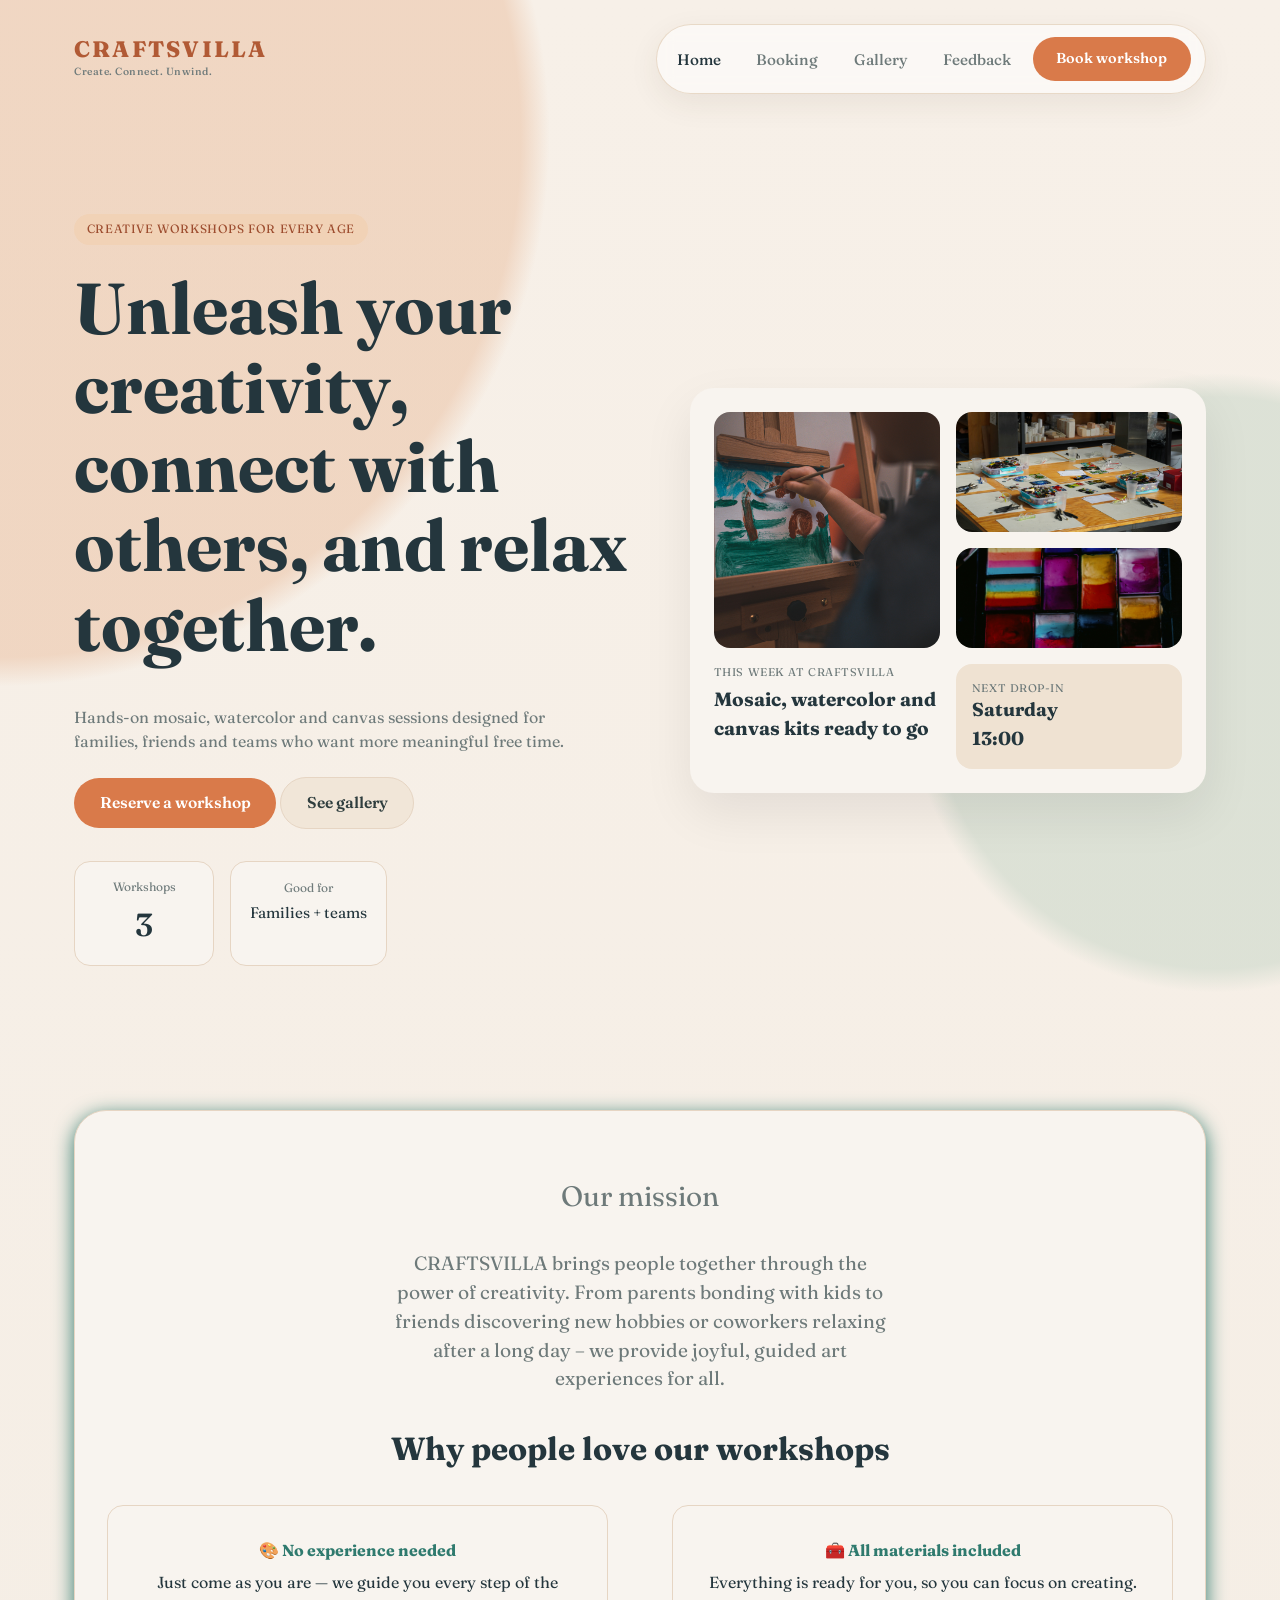
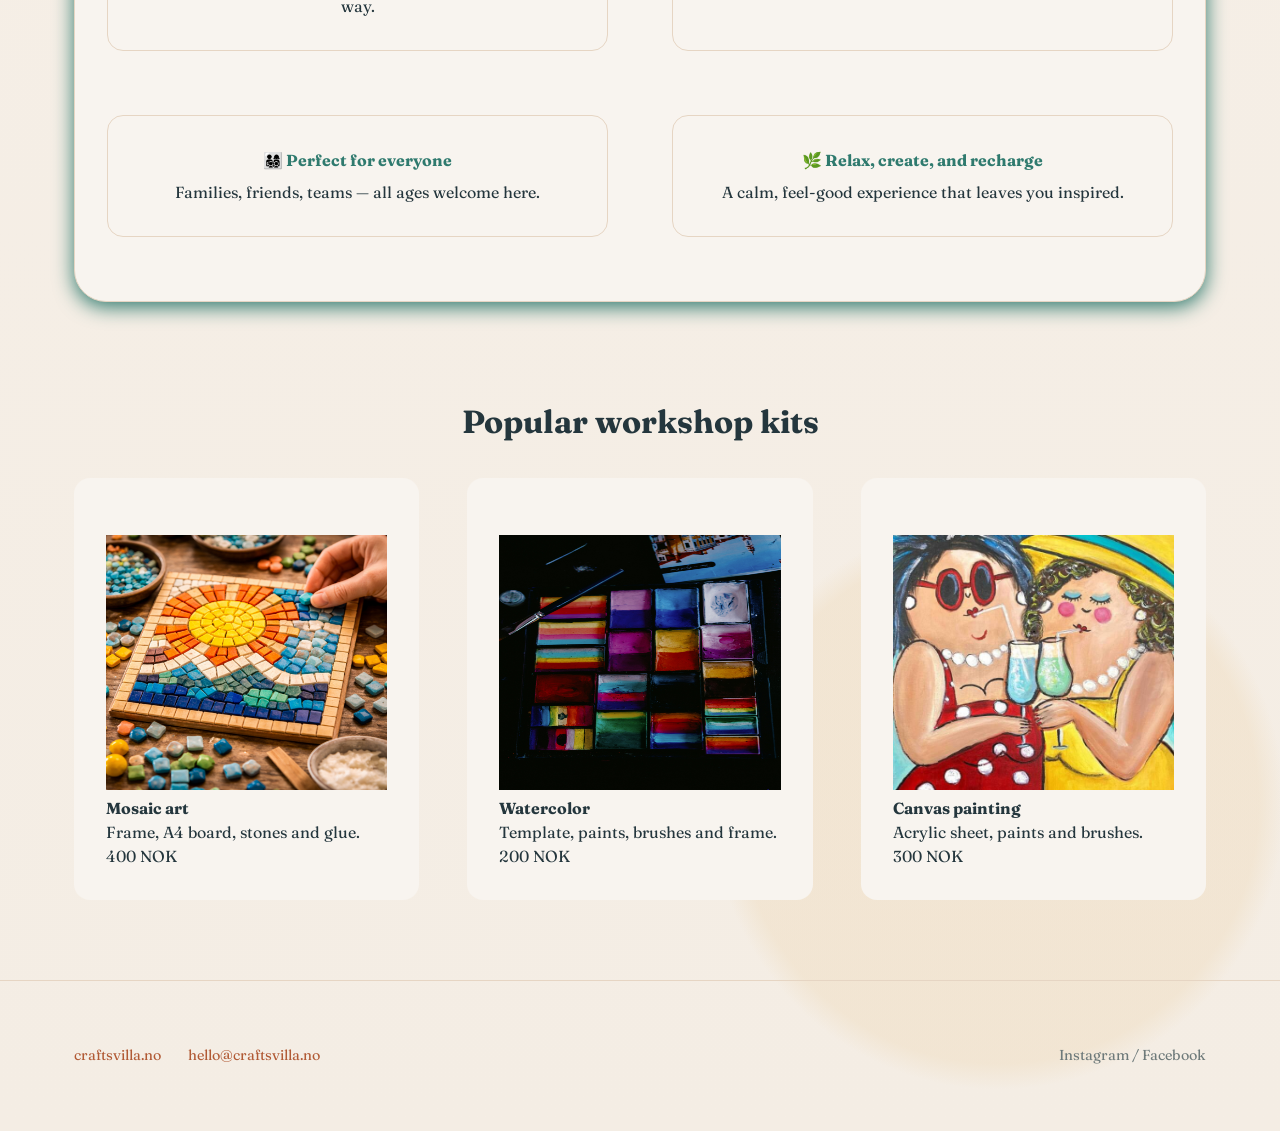
<file: index.html>
<!DOCTYPE html>
<html lang="en">

<head>
    <meta charset="UTF-8">
    <meta name="viewport" content="width=device-width, initial-scale=1.0">
    <title>CraftsVilla | Create. Connect. Unwind.</title>
    <!-- 
        Shared stylesheet: Contains all design tokens, layout rules, 
        and responsive media queries used across the entire site.
    -->
    <link rel="stylesheet" href="css/styles.css">
</head>

<body>
    <!-- 
        Site Header: Shared across all pages.
        Includes branding (logo) and the primary navigation pill.
    -->
    <header>
        <div class="container">
            <!-- Brand Identity -->
            <div class="logo">
                <span class="logo-title">CRAFTSVILLA</span>
                <span class="logo-tagline">Create. Connect. Unwind.</span>
            </div>

            <!-- Navigation Pill: Uses glassmorphism styling defined in CSS -->
            <div class="nav-pill">
                <nav>
                    <ul>
                        <li><a href="index.html" class="active">Home</a></li>
                        <li><a href="booking.html">Booking</a></li>
                        <li><a href="gallery.html">Gallery</a></li>
                        <li><a href="feedback.html">Feedback</a></li>
                    </ul>
                </nav>
                <!-- Primary Call to Action -->
                <a href="booking.html" class="btn btn-primary">Book workshop</a>
            </div>
        </div>
    </header>

    <!-- Main Page Content -->
    <main>
        <!-- 
            Hero Section: Split into two columns on desktop.
            Left: Value proposition, CTA, and quick stats.
            Right: Visual showcase card (Bento grid).
        -->
        <section class="hero">
            <div class="container hero-layout">
                <!-- Left Column: Copy & Actions -->
                <div class="hero-content">
                    <div class="hero-badge">Creative workshops for every age</div>

                    <h1>Unleash your creativity, connect with others, and relax together.</h1>

                    <p class="hero-copy">
                        Hands-on mosaic, watercolor and canvas sessions designed for families,
                        friends and teams who want more meaningful free time.
                    </p>

                    <!-- Secondary CTAs -->
                    <div class="btn-upper">
                        <a href="booking.html" class="btn btn-primary btn-large">Reserve a workshop</a>
                        <a href="gallery.html" class="btn btn-outline btn-large">See gallery</a>
                    </div>

                    <!-- Trust/Scale Indicators -->
                    <div class="subsection-row">
                        <div class="subsection">
                            <span class="subsection-label">Workshops</span>
                            <span class="subsection-number">3</span>
                        </div>

                        <div class="subsection">
                            <span class="subsection-label">Good for</span>
                            <span class="subsection-text">Families + teams</span>
                        </div>
                    </div>
                </div>

                <!-- Right Column: Visual Showcase -->
                <div class="hero-card">
                    <!-- 
                        Bento Grid: Images are applied as CSS background-images 
                        to .hero-block classes for better scaling control.
                    -->
                    <div class="hero-card-grid">
                        <div class="hero-block hero-block--tall"></div>
                        <div class="hero-block hero-block--green"></div>
                        <div class="hero-block hero-block--sand"></div>

                        <!-- Mini info block within the grid -->
                        <div class="hero-card-copy">
                            <p class="eyebrow">This week at CraftsVilla</p>
                            <h3>Mosaic, watercolor and canvas kits ready to go</h3>
                        </div>

                        <!-- Next Event highlight -->
                        <div class="hero-dropin">
                            <p class="eyebrow">Next drop-in</p>
                            <h3>Saturday<br />13:00</h3>
                        </div>
                    </div>
                </div>
            </div>
        </section>

        <!-- 
            Our Mission & Benefits:
            Provides context about the CRAFTSVILLA experience.
            Uses utility classes for centering and a grid for key value points.
        -->
        <section class="section-padding">
            <div class="container text-center">
                <!-- Highlighted mission area -->
                <div class="mission-highlight">
                    <div class="max-width-800">
                        <h2>Our mission</h2>
                        <p class="hero-copy" style="margin: 0 auto 2rem; font-size: 1.2rem;">
                            CRAFTSVILLA brings people together through the power of creativity. From parents bonding with kids to friends discovering new hobbies or coworkers relaxing after a long day – we provide joyful, guided art experiences for all.
                        </p>
                    </div>

                    <h3 class="container-popular"> Why people love our workshops</h3>
                    
                    <div class="grid-2">
                        <!-- Benefit 1 -->
                        <div class="card benefit-card-impact">
                            <h4>🎨 No experience needed</h4>
                            <p>Just come as you are — we guide you every step of the way.</p>
                        </div>
                        <!-- Benefit 2 -->
                        <div class="card benefit-card-impact">
                            <h4>🧰 All materials included</h4>
                            <p>Everything is ready for you, so you can focus on creating.</p>
                        </div>
                        <!-- Benefit 3 -->
                        <div class="card benefit-card-impact">
                            <h4>👨‍👩‍👧‍👦 Perfect for everyone</h4>
                            <p>Families, friends, teams — all ages welcome here.</p>
                        </div>
                        <!-- Benefit 4 -->
                        <div class="card benefit-card-impact">
                            <h4>🌿 Relax, create, and recharge</h4>
                            <p>A calm, feel-good experience that leaves you inspired.</p>
                        </div>
                    </div>
                </div>
            </div>
        </section>


        <!-- 
            Product Showcase: Featured workshop kits.
            Uses a 3-column grid layout with polaroid-style image treatments.
        -->
        <section class="section-padding">
            <div class="container">
                <h3 class="container-popular">Popular workshop kits</h3>
                <div class="grid-3">

                    <!-- Mosaic Kit -->
                    <div class="card">
                        <div class="polaroid"></div>
                        <img src="img/mosaic.png" alt="Mosaic art materials" height="255" style="width:100%">
                        <div class="container-text">
                            <h4>Mosaic art</h4>
                            <p>Frame, A4 board, stones and glue.</p>
                            <span class="price">400 NOK</span>
                        </div>
                    </div>

                    <!-- Watercolor Kit -->
                    <div class="card">
                        <div class="polaroid"></div>
                        <img src="img/water2.jpg" alt="Watercolor painting set" height="255" style="width:100%">
                        <div class="container-text">
                            <h4>Watercolor</h4>
                            <p>Template, paints, brushes and frame.</p>
                            <span class="price">200 NOK</span>
                        </div>
                    </div>

                    <!-- Canvas Kit -->
                    <div class="card">
                        <div class="polaroid"></div>
                        <img src="img/canvas.jpg" alt="Canvas and acrylic paints" height="255" style="width:100%">
                        <div class="container-text">
                            <h4>Canvas painting</h4>
                            <p>Acrylic sheet, paints and brushes.</p>
                            <span class="price">300 NOK</span>
                        </div>
                    </div>
                </div>
            </div>
        </section>
    </main>

    <!-- 
        Global Footer: Contact information and social handles.
        Simplified layout with space-between positioning.
    -->
    <footer>
        <div class="container">
            <div>
                <a href="#">craftsvilla.no</a>
                <a href="mailto:hello@craftsvilla.no">hello@craftsvilla.no</a>
            </div>
            <div>Instagram / Facebook</div>
        </div>
    </footer>
</body>

</html>
</file>
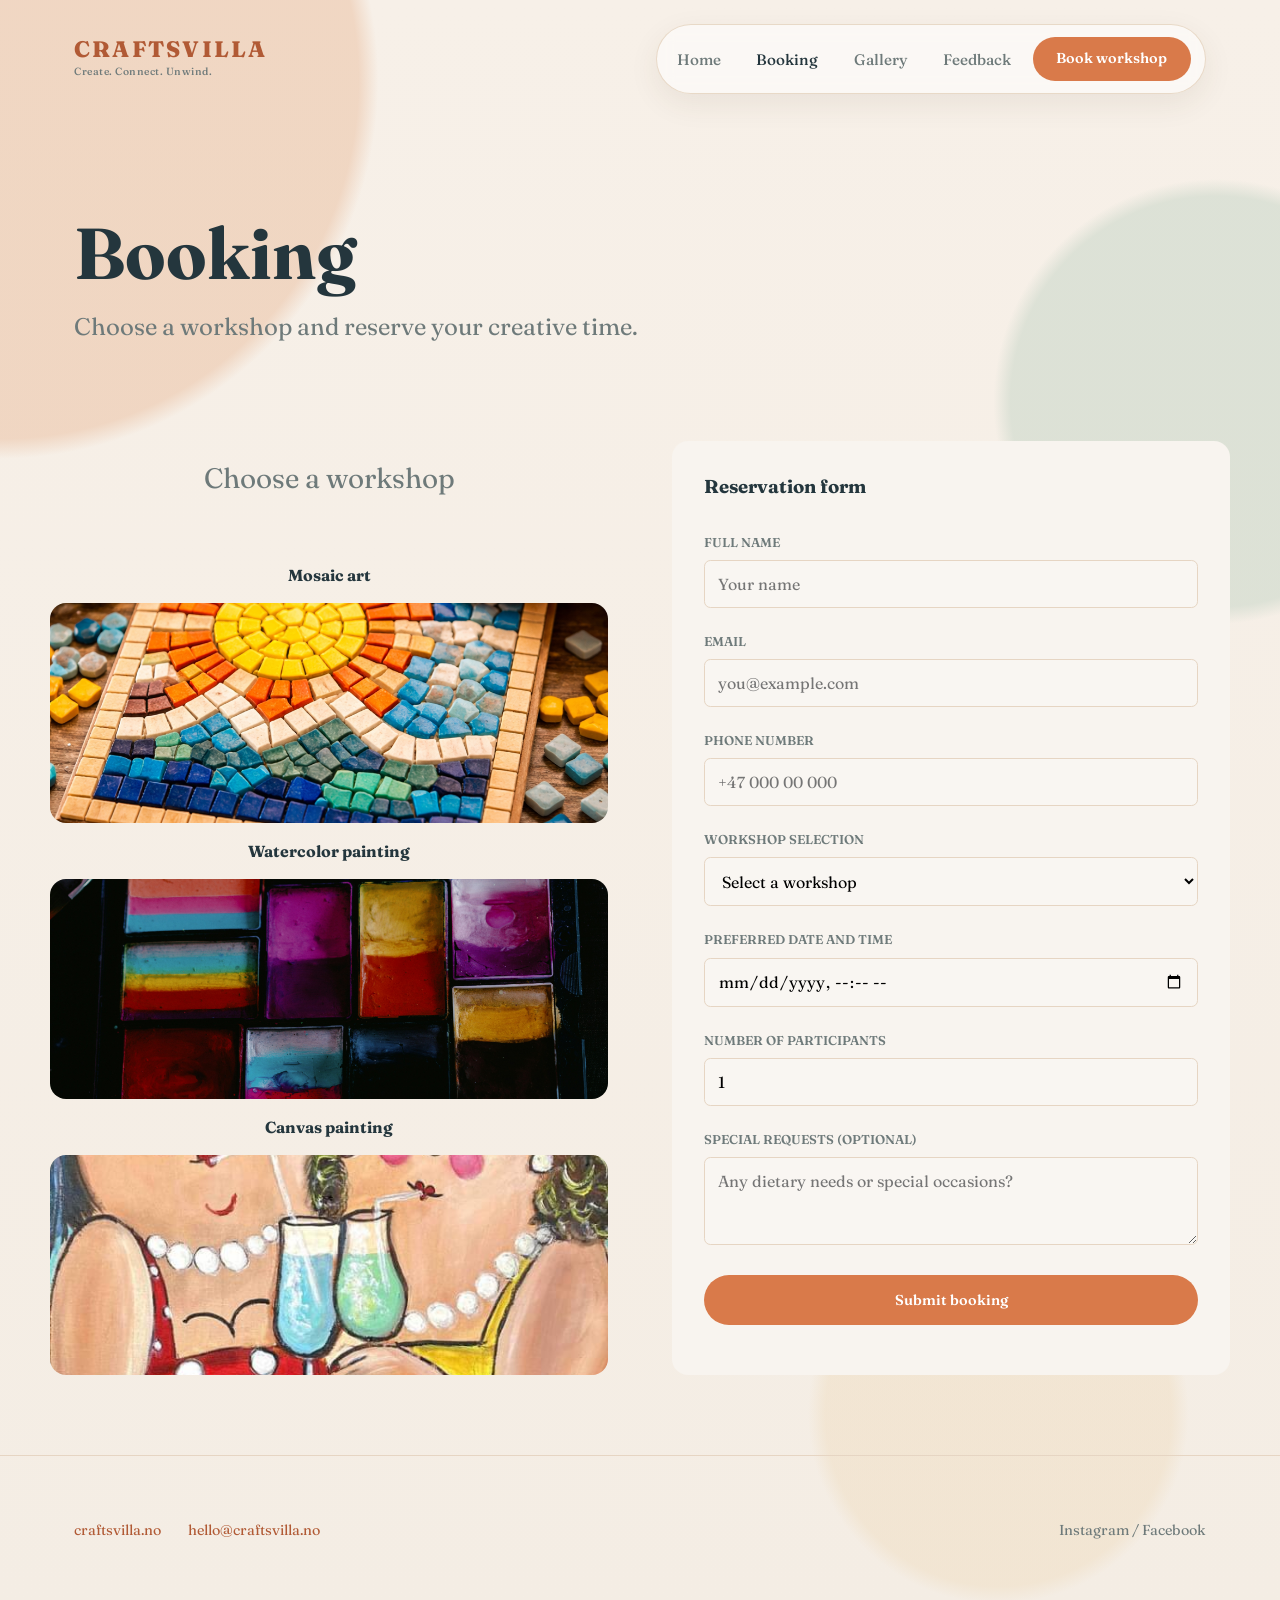
<file: booking.html>
<!DOCTYPE html>
<html lang="en">

<head>
    <meta charset="UTF-8">
    <meta name="viewport" content="width=device-width, initial-scale=1.0">
    <title>Booking | CraftsVilla</title>
    <!-- Shared stylesheet for global styles and responsiveness -->
    <link rel="stylesheet" href="css/styles.css">
</head>

<body>
    <!-- Top navigation area: Unified header across all pages -->
    <header>
        <div class="container">
            <div class="logo">
                <span class="logo-title">CRAFTSVILLA</span>
                <span class="logo-tagline">Create. Connect. Unwind.</span>
            </div>

            <div class="nav-pill">
                <nav>
                    <ul>
                        <li><a href="index.html">Home</a></li>
                        <li><a href="booking.html" class="active">Booking</a></li>
                        <li><a href="gallery.html">Gallery</a></li>
                        <li><a href="feedback.html">Feedback</a></li>
                    </ul>
                </nav>
                <a href="booking.html" class="btn btn-primary">Book workshop</a>
            </div>
        </div>
    </header>

    <!-- Main Booking Content -->
    <main>
        <!-- Page Header: Simple introduction for the booking process -->
        <div class="page-header">
            <div class="container">
                <h1>Booking</h1>
                <p style="font-size: 1.5rem; color: var(--text-secondary)">Choose a workshop and reserve your creative
                    time.</p>
            </div>
        </div>

        <!-- 
            Grid Layout:
            Left Column: Visual workshop options with hover effects.
            Right Column: Reservation form.
        -->
        <div class="container section-padding">
            <div class="grid-2">
                <!-- Workshop Selection (Visual Column) -->
                <div>
                    <h2 class="text-center">Choose a workshop</h2>

                    <!-- Mosaic Option -->
                    <h4 class="text-center">Mosaic art</h4>
                    <div class="workshop hover-card hover-card--full">
                        <img src="img/mosaic.png" alt="Mosaic art materials">

                        <!-- Hover Overlay: Reveals details on mouseover (Desktop) or tap (Mobile) -->
                        <div class="hover-overlay">
                            <div>
                                <div class="hover-text">Textured workshop with frame, A4 board, stones and glue.</div>
                                <span class="price">400 NOK</span>
                            </div>
                        </div>
                    </div>

                    <!-- Watercolor Option -->
                    <h4 class="text-center">Watercolor painting</h4>
                    <div class="workshop hover-card hover-card--full">
                        <img src="img/water2.jpg" alt="Watercolor painting setup">
                        <div class="hover-overlay">
                            <div>
                                <div class="hover-text">Gentle, guided painting with template paper and brushes.</div>
                                <span class="price">200 NOK</span>
                            </div>
                        </div>
                    </div>

                    <!-- Canvas Option -->
                    <h4 class="text-center">Canvas painting</h4>
                    <div class="workshop hover-card hover-card--full">
                        <img src="img/canvas.jpg" alt="Canvas painting board">
                        <div class="hover-overlay">
                            <div>
                                <div class="hover-text">Acrylic sheet, paints and brushes.</div>
                                <span class="price">300 NOK</span>
                            </div>
                        </div>
                    </div>
                </div>

                <!-- Reservation Form (Input Column) -->
                <div class="card">

                    <!-- Confirmation Message (Shown when URL ends in #confirmation) -->
                    <div id="confirmation" class="confirmation-section">
                        <div style="font-size: 3rem; margin-bottom: 1rem;">✨</div>
                        <h3 style="margin-bottom: 1rem; color: var(--accent-color);">Booking Received!</h3>
                        <p style="color: var(--text-secondary); line-height: 1.6;">
                            Thank you for booking with CRAFTSVILLA! We’ll get in touch with you shortly to confirm your
                            spot.
                        </p>
                        <a href="booking.html" class="btn btn-outline"
                            style="margin-top: 2rem; text-decoration: none; display: inline-block;">Make another
                            booking</a>
                    </div>

                    <!-- Form Container (Hidden when URL ends in #confirmation) -->
                    <div id="booking-form-container">
                        <h3 style="margin-bottom: 2rem">Reservation form</h3>
                        <form id="reservation-form" action="#confirmation">
                            <!-- Full Name -->
                            <div class="form-group">
                                <label for="name">Full name</label>
                                <input type="text" id="name" name="name" placeholder="Your name" required>
                            </div>
                            <!-- Email -->
                            <div class="form-group">
                                <label for="email">Email</label>
                                <input type="email" id="email" name="email" placeholder="you@example.com" required>
                            </div>
                            <!-- Phone Number -->
                            <div class="form-group">
                                <label for="phone">Phone number</label>
                                <input type="tel" id="phone" name="phone" placeholder="+47 000 00 000" required>
                            </div>
                            <!-- Workshop Selection -->
                            <div class="form-group">
                                <label for="workshop">Workshop selection</label>
                                <select id="workshop" name="workshop" required>
                                    <option value="" disabled selected>Select a workshop</option>
                                    <option value="mosaic">Mosaic art</option>
                                    <option value="watercolor">Watercolor painting</option>
                                    <option value="canvas">Canvas painting</option>
                                </select>
                            </div>
                            <!-- Preferred Date and Time -->
                            <div class="form-group">
                                <label for="datetime">Preferred date and time</label>
                                <input type="datetime-local" id="datetime" name="datetime" required>
                            </div>
                            <!-- Number of Participants -->
                            <div class="form-group">
                                <label for="participants">Number of participants</label>
                                <input type="number" id="participants" name="participants" min="1" max="20" value="1"
                                    required>
                            </div>
                            <!-- Special Requests (Optional) -->
                            <div class="form-group">
                                <label for="requests">Special requests (optional)</label>
                                <textarea id="requests" name="requests"
                                    placeholder="Any dietary needs or special occasions?" rows="3"></textarea>
                            </div>
                            <!-- Submit Button -->
                            <button type="submit" class="btn btn-primary btn-block"
                                style="width: 100%; padding: 1rem">Submit booking</button>
                        </form>
                    </div>
                </div>
            </div>
        </div>
    </main>

    <!-- Global Footer -->
    <footer>
        <div class="container">
            <div>
                <a href="#">craftsvilla.no</a>
                <a href="mailto:hello@craftsvilla.no">hello@craftsvilla.no</a>
            </div>
            <div>Instagram / Facebook</div>
        </div>
    </footer>
</body>

</html>
</file>
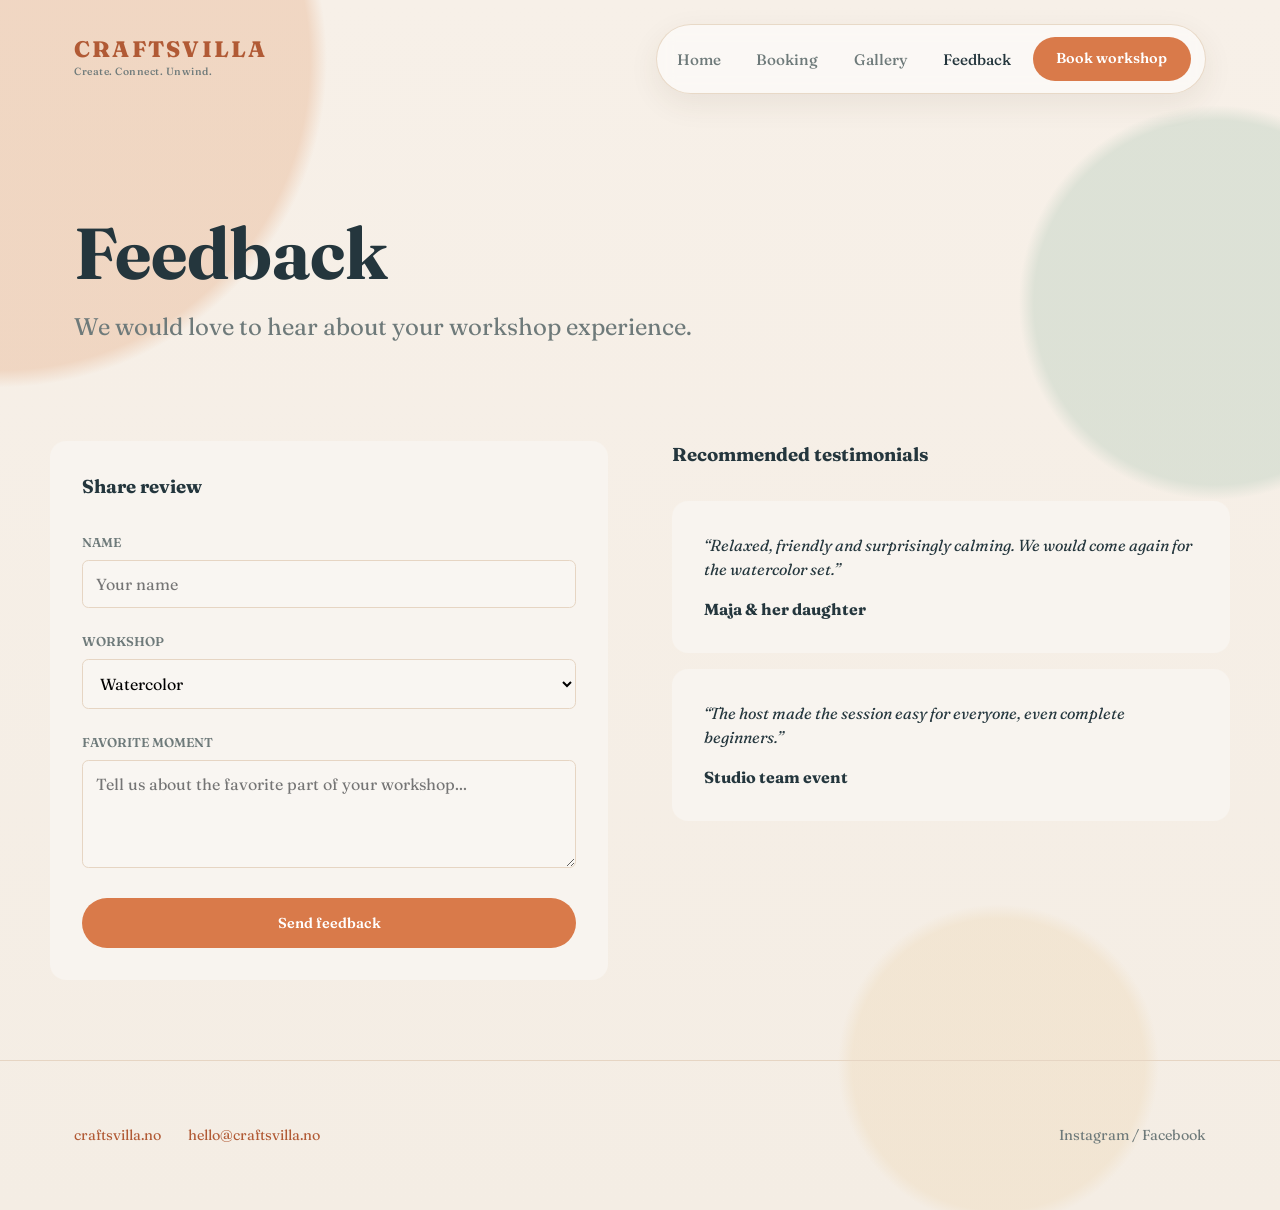
<file: feedback.html>
<!DOCTYPE html>
<html lang="en">

<head>
    <meta charset="UTF-8">
    <meta name="viewport" content="width=device-width, initial-scale=1.0">
    <title>Feedback | CraftsVilla</title>
    <!-- Shared stylesheet for global design consistency -->
    <link rel="stylesheet" href="css/styles.css">
</head>

<body>
    <!-- Top navigation area: Unified across all pages -->
    <header>
        <div class="container">
            <div class="logo">
                <span class="logo-title">CRAFTSVILLA</span>
                <span class="logo-tagline">Create. Connect. Unwind.</span>
            </div>

            <div class="nav-pill">
                <nav>
                    <ul>
                        <li><a href="index.html">Home</a></li>
                        <li><a href="booking.html">Booking</a></li>
                        <li><a href="gallery.html">Gallery</a></li>
                        <li><a href="feedback.html" class="active">Feedback</a></li>
                    </ul>
                </nav>
                <a href="booking.html" class="btn btn-primary">Book workshop</a>
            </div>
        </div>
    </header>

    <!-- Feedback Page Content -->
    <main>
        <!-- Page introduction: Sets a welcoming tone for reviews -->
        <div class="page-header">
            <div class="container">
                <h1>Feedback</h1>
                <p style="font-size: 1.5rem; color: var(--text-secondary)">We would love to hear about your workshop
                    experience.</p>
            </div>
        </div>

        <!-- 
            Two-column Layout:
            Left: The active feedback collection form.
            Right: Social proof through existing testimonials.
        -->
        <div class="container section-padding">
            <div class="grid-2">
                <!-- Submission Form Column -->
                <div class="card">
                    <h3 style="margin-bottom: 2rem">Share review</h3>
                    <form>
                        <div class="form-group">
                            <label>Name</label>
                            <input type="text" placeholder="Your name" required>
                        </div>
                        <div class="form-group">
                            <label>Workshop</label>
                            <select>
                                <option>Watercolor</option>
                                <option>Mosaic</option>
                                <option>Canvas</option>
                            </select>
                        </div>
                        <div class="form-group">
                            <label>Favorite moment</label>
                            <!-- Multi-line text area for descriptive feedback -->
                            <textarea placeholder="Tell us about the favorite part of your workshop..."
                                rows="4"></textarea>
                        </div>
                        <button type="submit" class="btn btn-primary btn-block" style="width: 100%; padding: 1rem">Send
                            feedback</button>
                    </form>
                </div>

                <!-- Testimonials Column (Social Proof) -->
                <div>
                    <h3 style="margin-bottom: 2rem">Recommended testimonials</h3>
                    <!-- Individual Testimonial Card 1 -->
                    <div class="card" style="margin-bottom: 1rem">
                        <p style="font-style: italic; margin-bottom: 1rem">“Relaxed, friendly and surprisingly calming.
                            We would come again for the watercolor set.”</p>
                        <p><strong>Maja & her daughter</strong></p>
                    </div>
                    <!-- Individual Testimonial Card 2 -->
                    <div class="card">
                        <p style="font-style: italic; margin-bottom: 1rem">“The host made the session easy for everyone,
                            even complete beginners.”</p>
                        <p><strong>Studio team event</strong></p>
                    </div>
                </div>
            </div>
        </div>
    </main>

    <!-- Global Footer -->
    <footer>
        <div class="container">
            <div>
                <a href="#">craftsvilla.no</a>
                <a href="mailto:hello@craftsvilla.no">hello@craftsvilla.no</a>
            </div>
            <div>Instagram / Facebook</div>
        </div>
    </footer>
</body>

</html>
</file>
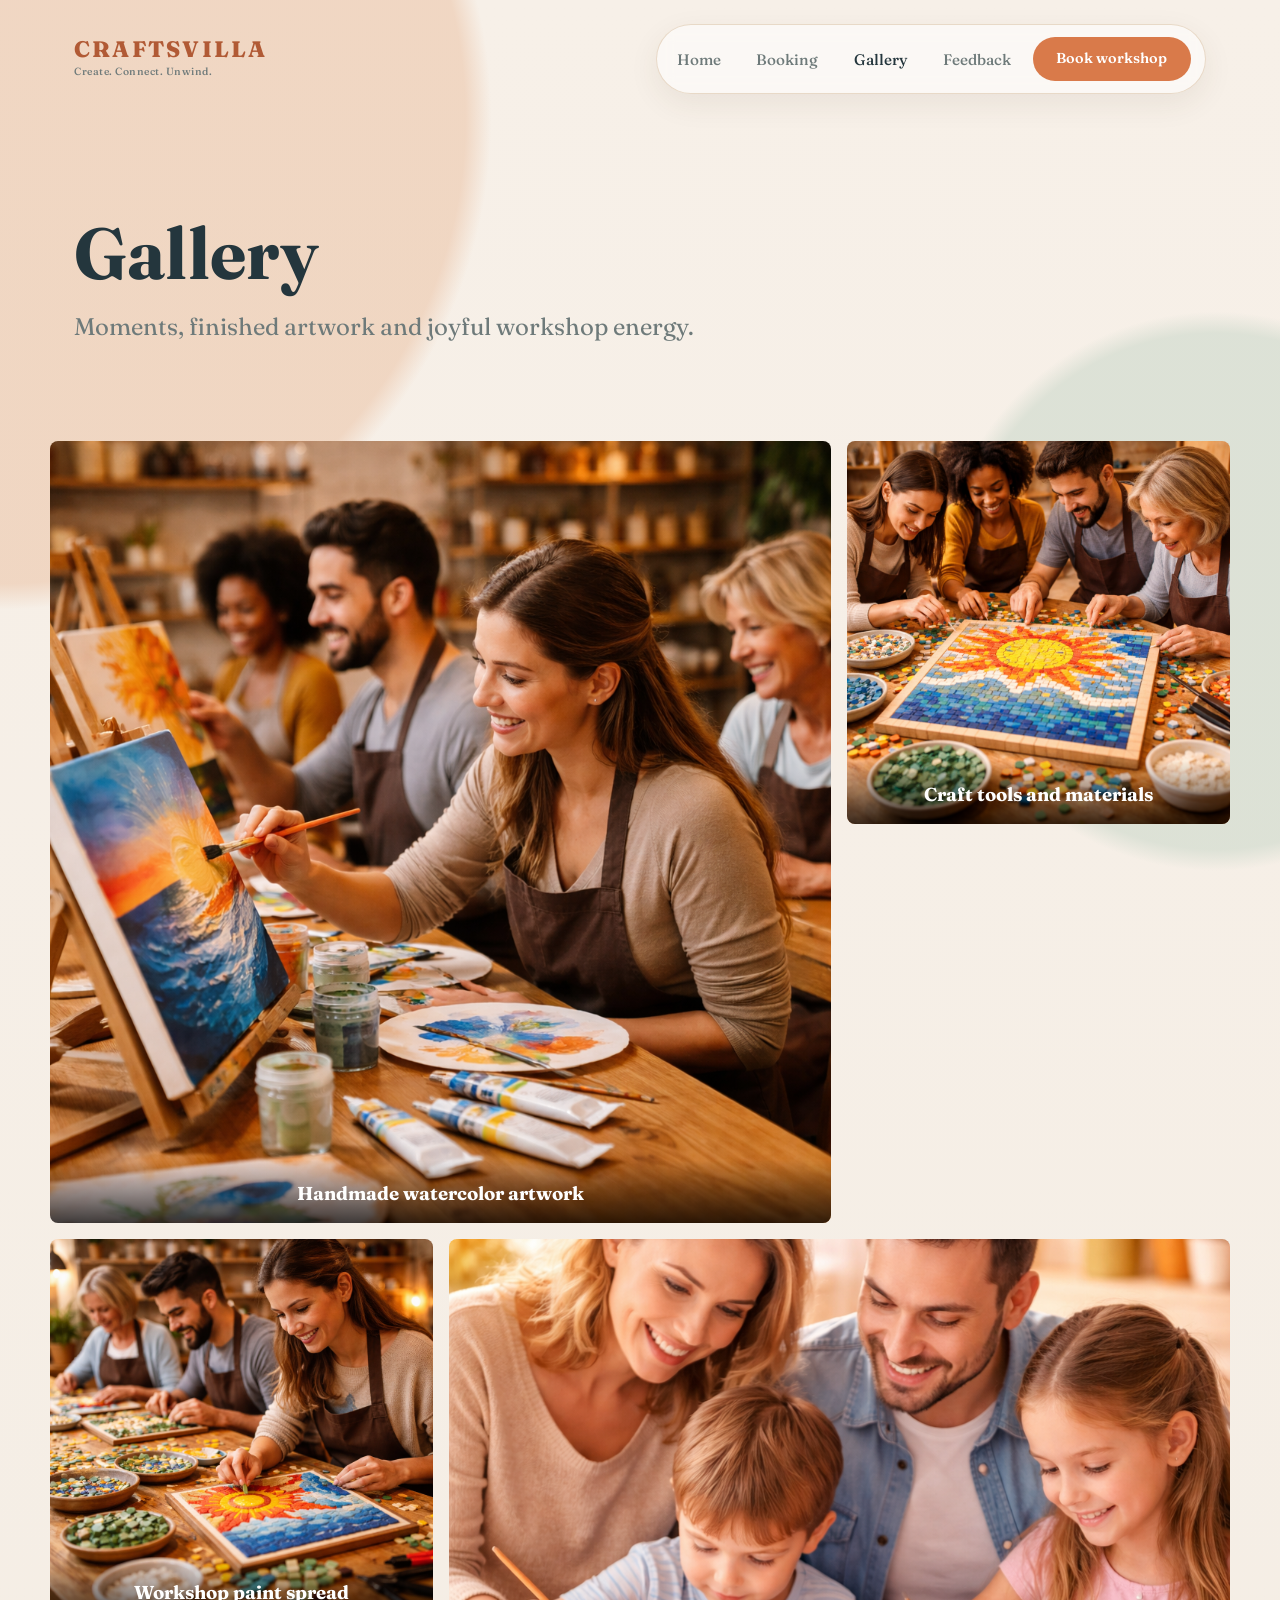
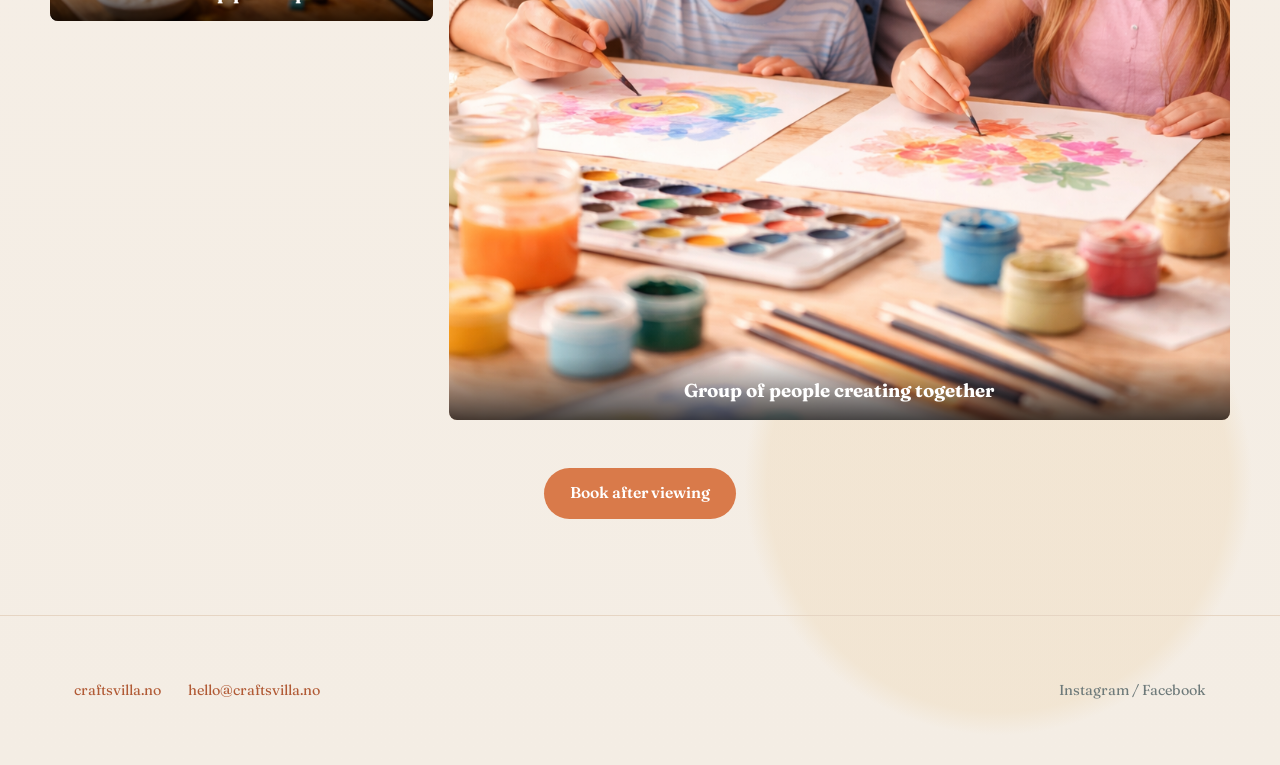
<file: gallery.html>
<!DOCTYPE html>
<html lang="en">

<head>
    <meta charset="UTF-8">
    <meta name="viewport" content="width=device-width, initial-scale=1.0">
    <title>Gallery | CraftsVilla</title>
    <!-- Shared stylesheet for global design consistency -->
    <link rel="stylesheet" href="css/styles.css">
</head>

<body>
    <!-- Top navigation area: Reused across all pages -->
    <header>
        <div class="container">
            <div class="logo">
                <span class="logo-title">CRAFTSVILLA</span>
                <span class="logo-tagline">Create. Connect. Unwind.</span>
            </div>

            <div class="nav-pill">
                <nav>
                    <ul>
                        <li><a href="index.html">Home</a></li>
                        <li><a href="booking.html">Booking</a></li>
                        <li><a href="gallery.html" class="active">Gallery</a></li>
                        <li><a href="feedback.html">Feedback</a></li>
                    </ul>
                </nav>
                <a href="booking.html" class="btn btn-primary">Book workshop</a>
            </div>
        </div>
    </header>

    <!-- Gallery content area -->
    <main>
        <!-- Page introduction: Defines the intent of this section -->
        <section class="page-header">
            <div class="container">
                <h1>Gallery</h1>
                <p style="font-size: 1.5rem; color: var(--text-secondary)">Moments, finished artwork and joyful workshop
                    energy.</p>
            </div>
        </section>

        <!-- 
            Gallery Grid: 
            Uses a custom layout with "wide" items that span two columns on desktop 
            and collapse to a single column on mobile.
        -->
        <div class="container section-padding">
            <div class="gallery-grid">
                <!-- Item 1: Featured wide artwork showcase -->
                <div class="gallery-item wide">
                    <img src="img/gallery1.png" alt="Close-up of handmade watercolor artwork">
                    <h3 class="center-gallery">Handmade watercolor artwork</h3>
                </div>
                <!-- Item 2: Materials showcase -->
                <div class="gallery-item">
                    <img src="img/gallery3.png" alt="A collection of craft tools and raw materials">
                    <h3 class="center-gallery">Craft tools and materials</h3>
                </div>
                <!-- Item 3: In-progress workshop photo -->
                <div class="gallery-item">
                    <img src="img/gallery2.png" alt="Paints spread out during a workshop session">
                    <h3 class="center-gallery">Workshop paint spread</h3>
                </div>
                <!-- Item 4: Wide group interaction photo -->
                <div class="gallery-item wide">
                    <img src="img/gallery4.png" alt="A group of smiling people creating together at a table">
                    <h3 class="center-gallery">Group of people creating together</h3>
                </div>
            </div>

            <!-- Contextual CTA: Encourages conversion after browsing the gallery -->
            <div class="text-center" style="margin-top: 2rem;">
                <a href="booking.html" class="btn btn-primary btn-large">Book after viewing</a>
            </div>
        </div>
    </main>

    <!-- Global Footer -->
    <footer>
        <div class="container">
            <div>
                <a href="#">craftsvilla.no</a>
                <a href="mailto:hello@craftsvilla.no">hello@craftsvilla.no</a>
            </div>
            <div>Instagram / Facebook</div>
        </div>
    </footer>
</body>

</html>
</file>
<file: css/styles.css>
/* 
   CraftsVilla Core Stylesheet
   Design System: Organic, Craft-focused, Warm Palette
   Typography: Fraunces (Variable Font)
*/

/* --- Typography Imports --- */

/* Base font import: Fraunces regular - Handles weights 100-900 via variable font technology */
@font-face {
	font-family: 'Fraunces';
	src: url('../Fraunces/Fraunces-VariableFont_SOFT,WONK,opsz,wght.ttf')
		format('truetype-variations');
	font-weight: 100 900;
	font-style: normal;
}

/* Base font import: Fraunces italic - Matching variable font for slanted text */
@font-face {
	font-family: 'Fraunces';
	src: url('../Fraunces/Fraunces-Italic-VariableFont_SOFT,WONK,opsz,wght.ttf')
		format('truetype-variations');
	font-weight: 100 900;
	font-style: italic;
}

/* --- Design Tokens & Variables --- */
:root {
	--logo: #b15a35; /* Primary brand color (terracotta) */
	--bg-color: #f6efe7; /* Soft cream background */
	--text-primary: #24363d; /* Deep slate for readability */
	--text-secondary: #6e7a7a; /* Muted teal-grey for subtext */
	--accent-color: #2f7a6e; /* Deep forest green for contrast */
	--border-color: #e6d5c3; /* Subtle sand-colored borders */
	--card-bg: #f8f4ef; /* Slightly lighter cream for cards */
	--input-bg: #f9f6f2; /* Very light off-white for form fields */
	--container-width: 1180px; /* Standard content width */
}

/* --- Global Resets & Defaults --- */
* {
	box-sizing: border-box;
	margin: 0;
	padding: 0;
}

body {
	font-family: 'Fraunces', serif;
	/* Complex background: Blend of radial gradients to create an organic, dappled light effect */
	background:
		radial-gradient(
			circle at 0% 5%,
			rgba(232, 184, 150, 0.45) 0,
			rgba(232, 184, 150, 0.45) 18%,
			transparent 19%
		),
		radial-gradient(
			circle at 95% 25%,
			rgba(207, 218, 205, 0.65) 0,
			rgba(207, 218, 205, 0.65) 12%,
			transparent 13%
		),
		radial-gradient(
			circle at 78% 88%,
			rgba(239, 220, 190, 0.45) 0,
			rgba(239, 220, 190, 0.45) 10%,
			transparent 11%
		),
		linear-gradient(180deg, #f7f0e8 0%, #f4ede4 100%);
	color: var(--text-primary);
	line-height: 1.5;
	-webkit-font-smoothing: antialiased; /* Font smoothing: Better font rendering on macOS, IOS */
}

/* --- Layout Utilities --- */

/* Standard centered container with side padding for mobile safety */
.container {
	max-width: var(--container-width);
	margin: 0 auto;
	padding: 0 1.5rem;
}

/* Utilities */
.text-center {
	text-align: center;
	padding-top: 1rem;
	padding-bottom: 1rem;
}

.max-width-800 {
	max-width: 800px;
	margin-left: auto;
	margin-right: auto;
}

/* Flex helper for section titles (e.g., "Popular workshop kits") */
.container-popular {
	display: flex;
	justify-content: center;
	font-size: 2rem;
	margin-bottom: 2rem;
}

/* --- Navigation & Header --- */
header {
	padding: 1.5rem 0;
}

header .container {
	display: flex;
	justify-content: space-between;
	align-items: center;
	gap: 2rem;
}

/* Brand Identity */
.logo {
	display: flex;
	flex-direction: column;
	text-decoration: none;
	color: var(--logo);
}

.logo-title {
	font-size: 1.4rem;
	font-weight: 800;
	letter-spacing: 0.1em;
	line-height: 1;
}

.logo-tagline {
	font-size: 0.65rem;
	font-weight: 500;
	letter-spacing: 0.05em;
	color: var(--text-secondary);
	margin-top: 0.2rem;
}

/* Glassmorphism Navigation Capsule */
.nav-pill {
	display: flex;
	align-items: center;
	gap: 1rem;
	padding: 0.75rem 0.9rem;
	background: rgba(255, 255, 255, 0.55);
	border: 1px solid rgba(230, 213, 195, 0.9);
	border-radius: 999px;
	box-shadow: 0 10px 30px rgba(80, 60, 40, 0.08);
	backdrop-filter: blur(8px); /* Blur effect for "frosted glass" look */
	-webkit-backdrop-filter: blur(8px);
}

nav ul {
	display: flex;
	list-style: none;
	gap: 2.2rem;
	margin: 0;
	padding: 0 0.4rem;
}

nav a {
	text-decoration: none;
	color: var(--text-secondary);
	font-size: 0.95rem;
	font-weight: 500;
	transition: color 0.2s ease;
}

nav a:hover,
nav a.active {
	color: var(--text-primary);
}

/* --- Global Button System --- */
.btn {
	display: inline-block;
	padding: 0.7rem 1.45rem;
	border-radius: 2rem;
	text-decoration: none;
	font-weight: 600;
	font-size: 0.9rem;
	transition: all 0.2s;
	cursor: pointer;
	border: 1px solid var(--accent-color);
	font-family: inherit;
}

.btn-primary {
	background-color: #d97a4a;
	color: #fff;
	border: none;
}

.btn-outline {
	background-color: #f1e6d8;
	color: #2f3e3e;
	border: 1px solid #e6d5c3;
}

.btn-large {
	padding: 0.85rem 1.6rem;
	font-size: 0.98rem;
}

.btn:hover {
	opacity: 0.8;
	transform: translateY(-1px); /* Slight lift effect */
}

/* --- Hero & Section Headers --- */
.hero,
.page-header {
	padding: 6rem 0;
}

h1 {
	font-size: 4.5rem;
	line-height: 1.1;
	margin-bottom: 1rem;
	font-weight: 700;
}

h2 {
	font-size: 1.75rem;
	font-weight: 400;
	color: var(--text-secondary);
	margin-bottom: 2rem;
}

.hero-copy {
	font-size: 1rem;
	color: var(--text-secondary);
	max-width: 500px;
	line-height: 1.5;
}

/* Hero Layout (Desktop) */
.hero-layout {
	display: grid;
	grid-template-columns: 1.1fr 1fr;
	gap: 3rem;
	align-items: center;
}

/* Left Content Column */
.hero-content {
	display: flex;
	flex-direction: column;
	gap: 1.5rem;
}

.hero-badge {
	display: inline-block;
	background: #f1d2b6;
	color: #9d4d2f;
	font-size: 0.75rem;
	padding: 0.4rem 0.8rem;
	border-radius: 999px;
	letter-spacing: 0.05em;
	text-transform: uppercase;
	width: fit-content;
}

/* Mini stat cards in hero */
.subsection-row {
	display: flex;
	gap: 1rem;
	margin-top: 0.5rem;
}

.subsection {
	background: #f8f4ef;
	border: 1px solid #e6d5c3;
	border-radius: 1rem;
	padding: 1rem 1.2rem;
	min-width: 140px;
	display: flex;
	flex-direction: column;
	justify-content: center;
}

.subsection-label {
	display: flex;
	justify-content: center;
	font-size: 0.75rem;
	color: var(--text-secondary);
	margin-bottom: 0.3rem;
}

.subsection-number {
	display: flex;
	justify-content: center;
	font-size: 2rem;
	font-weight: 600;
}

.subsection-text {
	font-size: 0.95rem;
	padding-bottom: 20%;
}

/* --- Hero Visual Card (Right Column) --- */
.hero-card {
	background: #f8f4ef;
	border-radius: 1.5rem;
	padding: 1.5rem;
	box-shadow: 0 20px 50px rgba(0, 0, 0, 0.08);
}

/* Bento-style grid for showcase images */
.hero-card-grid {
	display: grid;
	grid-template-columns: 1fr 1fr;
	grid-template-rows: 120px 100px auto;
	gap: 1rem;
}

.hero-block {
	border-radius: 1rem;
}

.hero-block--tall {
	grid-row: span 2;
	background: url('../img/canvas1.jpg');
	background-size: cover;
	background-position: center;
}

.hero-block--green {
	background: url('../img/mosaic2.jpg');
	background-size: cover;
	background-position: center;
}

.hero-block--sand {
	background: url('../img/water2.jpg');
	background-size: cover;
	background-position: center;
}

.hero-card-copy h3 {
	font-size: 1.2rem;
	margin-top: 0.3rem;
}

.hero-dropin {
	background: #efe2d2;
	border-radius: 1rem;
	padding: 1rem;
}

.eyebrow {
	font-size: 0.7rem;
	letter-spacing: 0.05em;
	color: var(--text-secondary);
	text-transform: uppercase;
}

/* --- Section Enhancements (Our Mission) --- */

.mission-highlight {
	background: var(--card-bg);
	border: 1px solid var(--border-color);
	border-radius: 2rem;
	padding: 4rem 2rem;
	margin-top: 2rem;
	box-shadow: 0 5px 20px var(--accent-color);
}

.benefit-card-impact {
	background: white;
	border: 1px solid var(--border-color);
}

.benefit-card-impact h4 {
	color: var(--accent-color);
	margin-bottom: 0.5rem;
}

/* --- Reusable Components (Cards, Grids, Forms) --- */

.section-padding {
	padding-bottom: 5rem;
	padding-left: 0;
	padding-right: 0;
}

/* Standard Grids */
.grid-3 {
	display: grid;
	grid-template-columns: repeat(3, 1fr);
	gap: 3rem;
}

.grid-2 {
	display: grid;
	grid-template-columns: 1fr 1fr;
	gap: 4rem;
}

/* Polaroid/Product Cards */
.card {
	padding: 2rem;
	border-radius: 1rem;
	background: var(--card-bg);
}

div.polaroid {
	width: 80%;
	background-color: white;
	box-shadow: 0 4px 8px 0 rgba(0, 0, 0, 0.2);
	margin-bottom: 25px;
}

/* Hover Cards (Used in Booking) */
.hover-card {
	position: relative;
	display: block;
	border-radius: 1rem;
	overflow: hidden;
	transition: transform 0.3s ease;
}

.hover-card--full {
	width: 100%;
	height: 220px;
}

.hover-card img {
	width: 100%;
	height: 100%;
	object-fit: cover;
	transition: opacity 0.5s ease;
}

.hover-overlay {
	position: absolute;
	inset: 0;
	display: flex;
	justify-content: center;
	align-items: center;
	background: rgba(0, 0, 0, 0.45);
	opacity: 0;
	transition: opacity 0.5s ease;
	color: white;
	padding: 1rem;
}

.hover-card:hover img {
	opacity: 0.35;
}

.hover-card:hover .hover-overlay {
	opacity: 1;
}

/* Forms Styling */
.form-group {
	margin-bottom: 1.5rem;
}

label {
	display: block;
	font-size: 0.8rem;
	text-transform: uppercase;
	color: var(--text-secondary);
	margin-bottom: 0.5rem;
	font-weight: 600;
}

input,
select,
textarea {
	width: 100%;
	padding: 0.8rem;
	background: var(--input-bg);
	border: 1px solid var(--border-color);
	border-radius: 0.4rem;
	font-family: inherit;
	font-size: 1rem;
}

/* --- Gallery Grid --- */
.gallery-grid {
	display: grid;
	grid-template-columns: repeat(3, 1fr);
	gap: 1rem;
}

.gallery-item {
	position: relative;
	aspect-ratio: 1/1;
	border-radius: 0.5rem;
	overflow: hidden;
}

.gallery-item img {
	width: 100%;
	height: 100%;
	object-fit: cover;
}

/* Caption with gradient overlay for readability */
.center-gallery {
	position: absolute;
	left: 0;
	right: 0;
	bottom: 0;
	padding: 1.25rem 1rem 0.9rem;
	color: #fff;
	text-align: center;
	background: linear-gradient(to top, rgba(0, 0, 0, 0.72), rgba(0, 0, 0, 0));
}

.gallery-item.wide {
	grid-column: span 2;
}

/* --- Footer --- */
footer {
	padding: 4rem 0;
	border-top: 1px solid var(--border-color);
	font-size: 0.9rem;
}

footer .container {
	display: flex;
	justify-content: space-between;
	color: var(--text-secondary);
}

footer a {
	color: var(--logo);
	text-decoration: none;
	margin-right: 1.5rem;
}

/* --- Booking Form  --- */

/* 
   This section handles the "Success" state of the booking form without using any JavaScript.
   When the form is "submitted" to #confirmation, the :target pseudo-class triggers.
*/

.confirmation-section {
	display: none; /* Hidden by default */
	text-align: center;
	padding: 2rem 0;
}

/* When the URL contains #confirmation (e.g., after "submitting" the form) */
#confirmation:target {
	display: block;
}

/* Hide the form container when the confirmation is active (using adjacent sibling selector) */
#confirmation:target + #booking-form-container {
	display: none;
}

/* --- Responsive Media Queries --- */

/* Tablet & Smaller Laptops */
@media (max-width: 900px) {
	.hero-layout {
		grid-template-columns: 1fr;
	}
	.hero-card {
		margin-top: 2rem;
	}
}

/* Mobile Devices */
@media (max-width: 768px) {
	h1 {
		font-size: 2.5rem;
	}
	.subsection-row {
		flex-direction: column;
	}
	.grid-3,
	.grid-2,
	.gallery-grid {
		grid-template-columns: 1fr;
	}

	.gallery-item.wide {
		grid-column: span 1; /* Reset wide items on mobile */
	}

	.hero-card-grid {
		grid-template-columns: 1fr;
		grid-template-rows: repeat(3, 150px) auto;
	}

	.hero-block--tall {
		grid-row: span 1;
	}

	header .container {
		flex-direction: column;
		gap: 1.5rem;
	}

	nav ul {
		gap: 1rem;
		flex-wrap: wrap;
		justify-content: center;
	}

	.nav-pill {
		flex-direction: column;
		border-radius: 1.5rem;
		padding: 1rem;
		width: 100%;
	}
}
</file>
